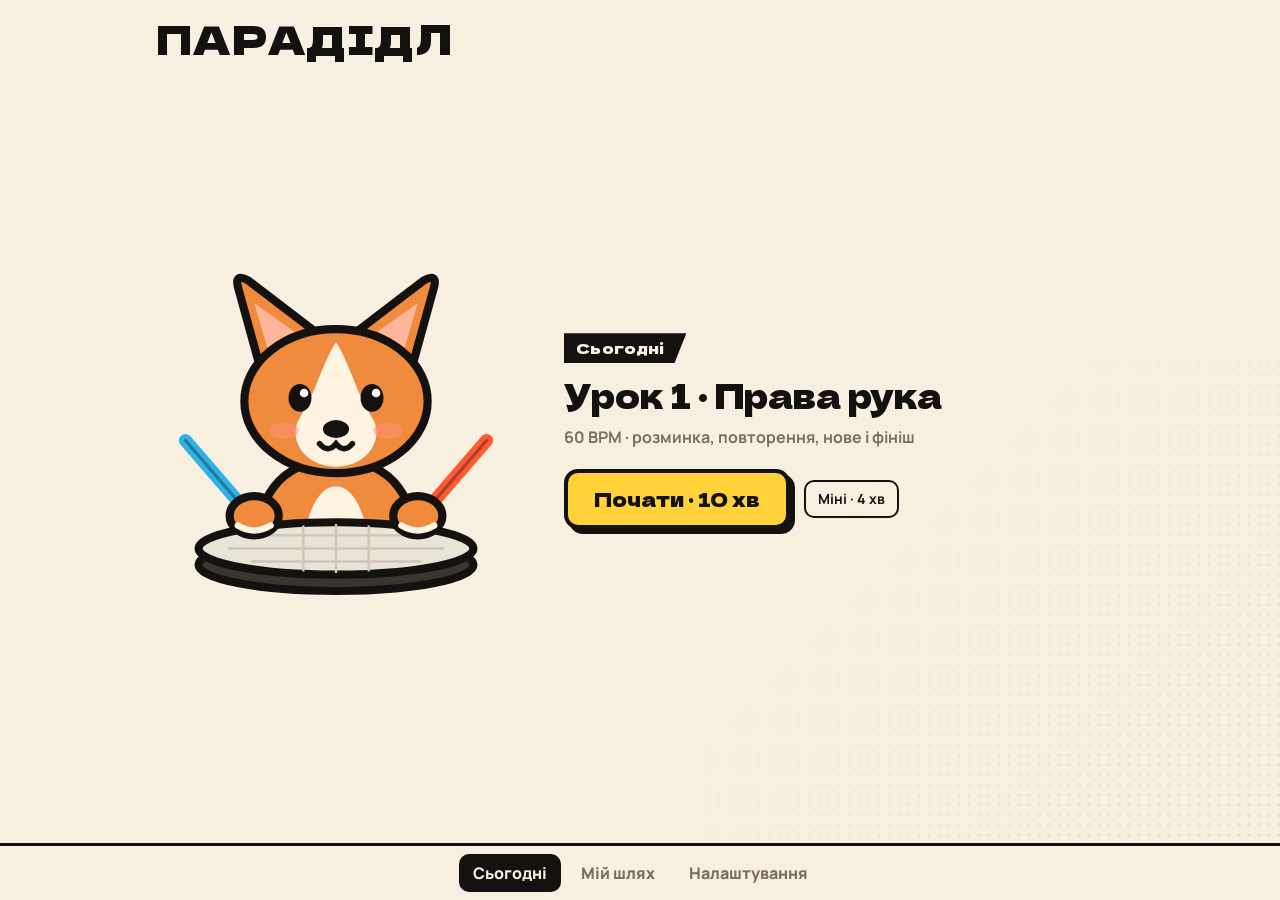
<file: index.html>
<!doctype html>
<html lang="uk">
<head>
  <meta charset="utf-8">
  <meta name="viewport" content="width=device-width, initial-scale=1, viewport-fit=cover">
  <meta name="theme-color" content="#f7f0e1">
  <title>Парадідл</title>
  <link rel="preconnect" href="https://fonts.googleapis.com">
  <link rel="preconnect" href="https://fonts.gstatic.com" crossorigin>
  <link rel="stylesheet" href="https://fonts.googleapis.com/css2?family=Dela+Gothic+One&family=Manrope:wght@500;700;800&display=swap">
  <link rel="stylesheet" href="trainer.css">
</head>
<body data-screen="home">
  <div id="beatFrame"></div>

  <!-- today: the lesson and one big button -->
  <section id="home" class="screen">
    <div class="home-top">
      <h1 class="logo">ПАРАДІДЛ</h1>
    </div>
    <div class="home-main">
      <div id="corgiHome" class="corgi-box"></div>
      <div class="home-card">
        <div class="slant ink">Сьогодні</div>
        <div id="homeLesson" class="home-lesson"></div>
        <div id="homeMeta" class="home-meta"></div>
        <div id="homeNote" class="home-note"></div>
        <div class="home-go">
          <button id="goBtn" class="cta">Почати · <span id="homeLength">10 хв</span></button>
          <button id="miniBtn" class="ghost">Міні · 4 хв</button>
        </div>
      </div>
    </div>
  </section>

  <!-- play: the phrase, the partner, the state -->
  <section id="play" class="screen">
    <div class="play-top">
      <button id="pauseBtn" class="icon-btn" aria-label="Пауза">❚❚</button>
      <div id="phraseTitle" class="slant ink title"></div>
      <div id="bpmPlate" class="slant red bpm"></div>
      <nav id="stages" class="stages">
        <span data-stage="warmup">Розминка</span><span data-stage="review">Повторення</span><span data-stage="new">Нове</span><span data-stage="finish">Фініш</span>
      </nav>
      <div id="streak" class="combo"></div>
    </div>
    <div class="play-main">
      <div id="corgiPlay" class="corgi-box"></div>
      <div class="phrase-box">
        <div id="phraseSub" class="sub"></div>
        <div id="gridLabel" class="grid-label"></div>
        <div id="grid" class="grid"></div>
        <div id="summary" class="summary"></div>
      </div>
    </div>
    <div class="play-bottom">
      <div id="rank" class="rank"></div>
      <div id="plate" class="plate"></div>
      <div class="actions">
        <button id="nextBtn" class="cta small" hidden>Далі ▶</button>
        <button id="againBtn" class="ghost" disabled>↻ Ще раз послухати</button>
        <button id="replayBtn" class="ghost" disabled>▶ Як я зіграв</button>
        <button id="skipBtn" class="ghost" disabled>Пропустити</button>
      </div>
    </div>
  </section>

  <!-- the way: lessons by level -->
  <section id="path" class="screen page">
    <h2 class="slant ink">Мій шлях</h2>
    <p id="mapSummary" class="lead"></p>
    <div id="map" class="map"></div>
  </section>

  <!-- settings -->
  <section id="settings" class="screen page">
    <h2 class="slant ink">Налаштування</h2>
    <div class="settings">
      <label class="field">Заняття <select id="lengthSelect"></select></label>
      <label class="field">Звук партнера
        <select id="kitSelect"><option value="pad">Мій пад</option><option value="snare">Малий барабан</option></select>
      </label>
      <label class="field">Оцінка <select id="strictSelect"></select></label>
      <label class="field slider">
        <span>Чутливість мікрофона: <b id="sensVal"></b></span>
        <input id="sens" type="range" min="0" max="30" step="1">
        <small>Удари губляться — праворуч. Ловить зайве (кімнату, хвіст пада) — ліворуч.</small>
      </label>
      <label class="field slider">
        <span>Метроном: <b id="metroVal"></b></span>
        <input id="metro" type="range" min="0" max="100" step="5">
        <small>Клацає на кожну долю, на «1» вище й гучніше. Не замовкає, поки чекає на твою чергу.</small>
      </label>
      <label class="check"><input id="blinkCheck" type="checkbox"> Екран пульсує в такт</label>
      <label class="check"><input id="leftTopCheck" type="checkbox"> Ліва рука зверху</label>
      <p class="hint">Мікрофон: <span id="micLabel">—</span>. Записи пада, калібрування й детектор — на <a href="test.html">сторінці тесту</a>.</p>
    </div>
  </section>

  <nav class="tabs">
    <button data-go="home" class="on">Сьогодні</button>
    <button data-go="path">Мій шлях</button>
    <button data-go="settings">Налаштування</button>
  </nav>

  <script type="module" src="trainer.js"></script>
</body>
</html>
</file>
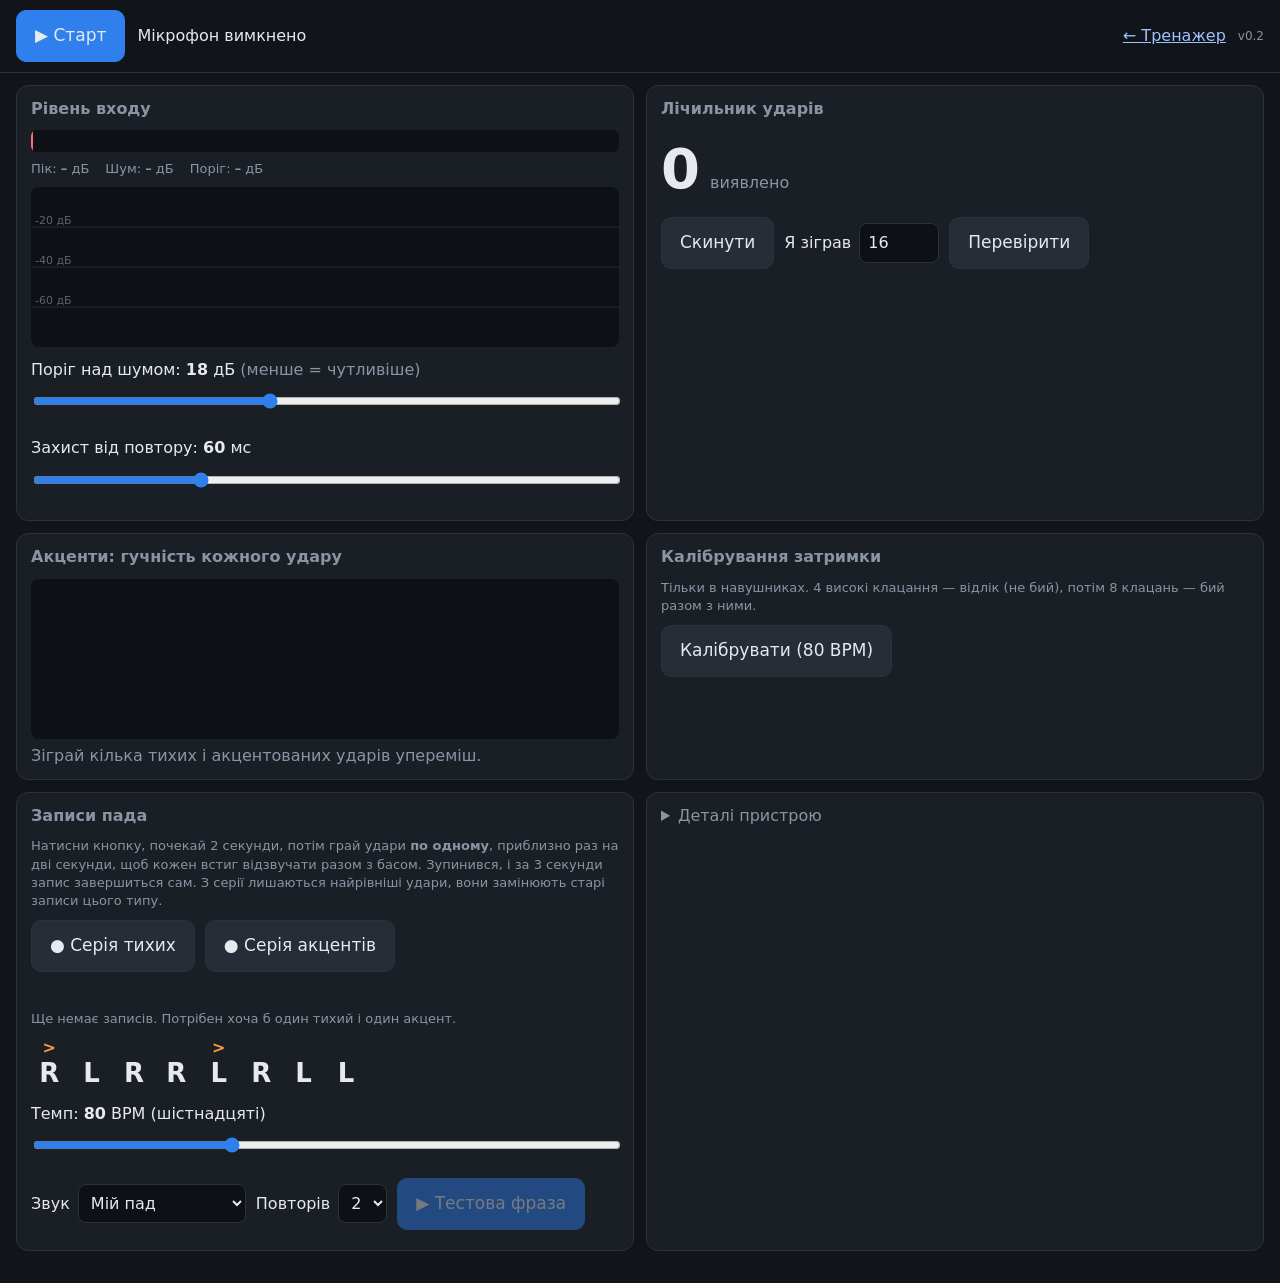
<file: test.html>
<!doctype html>
<html lang="uk">
<head>
  <meta charset="utf-8">
  <meta name="viewport" content="width=device-width, initial-scale=1, viewport-fit=cover">
  <meta name="theme-color" content="#111418">
  <title>Тест детектора ударів</title>
  <link rel="stylesheet" href="style.css">
</head>
<body>
  <header class="topbar">
    <button id="startBtn" class="big primary">▶ Старт</button>
    <div class="status">
      <div id="status">Мікрофон вимкнено</div>
      <div id="deviceLabel" class="muted"></div>
    </div>
    <a href="./">← Тренажер</a>
    <span class="muted version">v0.2</span>
  </header>

  <main>
    <section class="card">
      <h2>Рівень входу</h2>
      <div class="meter"><div id="meterFill"></div><div id="meterThr"></div></div>
      <div class="row muted small">
        <span>Пік: <b id="levelDb">–</b> дБ</span>
        <span>Шум: <b id="floorDb">–</b> дБ</span>
        <span>Поріг: <b id="thrDb">–</b> дБ</span>
      </div>
      <canvas id="timeline" height="160"></canvas>
      <label class="slider">
        <span>Поріг над шумом: <b id="sensVal"></b> дБ <span class="muted">(менше = чутливіше)</span></span>
        <input id="sens" type="range" min="6" max="36" step="1">
      </label>
      <label class="slider">
        <span>Захист від повтору: <b id="guardVal"></b> мс</span>
        <input id="guard" type="range" min="25" max="150" step="5">
      </label>
    </section>

    <section class="card">
      <h2>Лічильник ударів</h2>
      <div class="counter"><span id="hitCount">0</span><span class="muted">виявлено</span></div>
      <div class="row">
        <button id="resetBtn" class="big">Скинути</button>
        <label class="inline">Я зіграв <input id="playedN" type="number" min="1" max="999" inputmode="numeric" value="16"></label>
        <button id="checkBtn" class="big">Перевірити</button>
      </div>
      <div id="checkResult" class="result"></div>
    </section>

    <section class="card">
      <h2>Акценти: гучність кожного удару</h2>
      <canvas id="bars" height="160"></canvas>
      <div id="accentStats" class="result muted">Зіграй кілька тихих і акцентованих ударів упереміш.</div>
    </section>

    <section class="card">
      <h2>Калібрування затримки</h2>
      <p class="muted small">Тільки в навушниках. 4 високі клацання — відлік (не бий), потім 8 клацань — бий разом з ними.</p>
      <div class="row">
        <button id="calBtn" class="big">Калібрувати (80 BPM)</button>
        <div id="calDots" class="dots"></div>
      </div>
      <div id="calResult" class="result"></div>
    </section>

    <section class="card">
      <h2>Записи пада</h2>
      <p class="muted small">Натисни кнопку, почекай 2 секунди, потім грай удари <b>по одному</b>, приблизно раз на дві секунди, щоб кожен встиг відзвучати разом з басом. Зупинився, і за 3 секунди запис завершиться сам. З серії лишаються найрівніші удари, вони замінюють старі записи цього типу.</p>
      <div class="row">
        <button id="recSoftBtn" class="big">● Серія тихих</button>
        <button id="recAccentBtn" class="big">● Серія акцентів</button>
      </div>
      <div id="recStatus" class="result"></div>
      <div id="sampleList" class="samples"></div>
      <div id="phrase" class="phrase"></div>
      <label class="slider">
        <span>Темп: <b id="bpmVal"></b> BPM (шістнадцяті)</span>
        <input id="bpm" type="range" min="40" max="160" step="2">
      </label>
      <div class="row">
        <label class="inline">Звук
          <select id="kitSelect"><option value="pad">Мій пад</option><option value="snare">Малий барабан</option></select>
        </label>
        <label class="inline">Повторів
          <select id="reps"><option>1</option><option>2</option><option>4</option></select>
        </label>
        <button id="playPhraseBtn" class="big primary">▶ Тестова фраза</button>
      </div>
    </section>

    <section class="card">
      <details>
        <summary>Деталі пристрою</summary>
        <label class="inline">Мікрофон <select id="deviceSelect"><option value="">типовий</option></select></label>
        <pre id="deviceInfo" class="small"></pre>
      </details>
    </section>
  </main>

  <script type="module" src="app.js"></script>
</body>
</html>
</file>
<file: trainer.css>
/* Trainer look: rhythm-action comic (Hi-Fi Rush / Persona / Patapon) — cream paper, black ink, thick
   outlines, slanted plates, one hot red, the hands in coral and blue. The test page keeps style.css. */

:root {
  --paper: #f7f0e1;
  --paper-2: #efe4cb;
  --ink: #141210;
  --ink-2: #3a352e;
  --muted: #7a6f5d;
  --red: #e8332a;
  --yellow: #ffd23a;
  --ok: #23a35a;
  --off: #f2b705;
  --right: #ff5a36;
  --left: #2fb3e6;
  --display: "Dela Gothic One", "Arial Black", system-ui, sans-serif;
  --text: "Manrope", system-ui, -apple-system, "Segoe UI", sans-serif;
  color-scheme: light;
}

* { box-sizing: border-box; }
html, body { height: 100%; }
body {
  margin: 0;
  background: var(--paper);
  color: var(--ink);
  font: 500 16px/1.4 var(--text);
  padding: env(safe-area-inset-top) env(safe-area-inset-right) env(safe-area-inset-bottom) env(safe-area-inset-left);
  overflow-x: hidden;
}
/* halftone dots in a corner, like printed comics */
body::before {
  content: ""; position: fixed; right: 0; bottom: 0; width: 45vw; height: 60vh; pointer-events: none; z-index: 0;
  background: radial-gradient(circle, var(--paper-2) 1.6px, transparent 1.8px) 0 0 / 10px 10px;
  -webkit-mask-image: linear-gradient(135deg, transparent 20%, #000 90%);
  mask-image: linear-gradient(135deg, transparent 20%, #000 90%);
}
a { color: var(--red); }
button { font: inherit; color: inherit; cursor: pointer; touch-action: manipulation; }
button:disabled { opacity: .35; cursor: default; }

/* ---------- building blocks ---------- */

.slant {
  display: inline-block;
  padding: 6px 22px 6px 12px;
  font: 400 15px/1.2 var(--display);
  letter-spacing: .02em;
  clip-path: polygon(0 0, 100% 0, calc(100% - 12px) 100%, 0 100%);
  margin: 0;
}
.slant.ink { background: var(--ink); color: var(--paper); }
.slant:empty { display: none; }
.slant.red { background: var(--red); color: #fff; }

.cta {
  font: 400 20px/1 var(--display);
  background: var(--yellow);
  color: var(--ink);
  border: 4px solid var(--ink);
  border-radius: 14px;
  padding: 16px 26px;
  box-shadow: 5px 5px 0 var(--ink);
  transition: transform .06s, box-shadow .06s;
}
.cta:active { transform: translate(4px, 4px); box-shadow: 1px 1px 0 var(--ink); }
.cta.small { font-size: 15px; padding: 10px 16px; box-shadow: 3px 3px 0 var(--ink); border-width: 3px; }

.ghost {
  background: transparent; border: 2px solid var(--ink); border-radius: 10px;
  padding: 7px 12px; font-weight: 700; font-size: 14px;
}
.icon-btn {
  width: 44px; height: 44px; flex: none; border-radius: 50%;
  background: var(--paper); border: 3px solid var(--ink); font-weight: 800; font-size: 13px;
}
.chip { font-weight: 800; font-size: 14px; color: var(--red); }

/* ---------- screens ---------- */

.screen { display: none; position: relative; z-index: 1; min-height: 100vh; min-height: 100dvh; }
body[data-screen="home"] #home,
body[data-screen="play"] #play,
body[data-screen="path"] #path,
body[data-screen="settings"] #settings { display: flex; }
.page { flex-direction: column; gap: 14px; max-width: 760px; margin: 0 auto; padding: 22px 16px 96px; }
.page h2 { font-size: 20px; align-self: flex-start; }
.lead { margin: 0; font-weight: 700; }

.tabs {
  position: fixed; left: 0; right: 0; bottom: 0; z-index: 3;
  display: flex; justify-content: center; gap: 6px;
  padding: 8px 12px calc(8px + env(safe-area-inset-bottom));
  background: var(--paper); border-top: 3px solid var(--ink);
}
.tabs button { background: none; border: 0; padding: 8px 14px; font-weight: 800; color: var(--muted); border-radius: 10px; }
.tabs button.on { background: var(--ink); color: var(--paper); }
body[data-screen="play"] .tabs { display: none; }

/* home */
#home { flex-direction: column; padding: 18px 16px 96px; max-width: 1000px; margin: 0 auto; }
.home-top { display: flex; justify-content: space-between; align-items: center; gap: 12px; }
.logo { margin: 0; font: 400 clamp(26px, 6vw, 40px)/1 var(--display); letter-spacing: .02em; }
.home-main { flex: 1; display: flex; align-items: center; gap: clamp(16px, 4vw, 48px); }
.home-main .corgi-box { flex: 1; max-width: 360px; aspect-ratio: 220 / 200; }
.home-card { flex: 1; display: flex; flex-direction: column; align-items: flex-start; gap: 12px; }
.home-lesson { font: 400 clamp(22px, 4vw, 34px)/1.15 var(--display); }
.home-meta { color: var(--muted); font-weight: 700; }
.home-card .cta { margin-top: 8px; }

/* play */
#play { flex-direction: column; padding: 10px 16px 12px; gap: 6px; }
.play-top { display: flex; align-items: center; gap: 10px; flex-wrap: wrap; }
.play-top .title { max-width: 52vw; overflow: hidden; text-overflow: ellipsis; white-space: nowrap; }
.stages { display: flex; gap: 4px; margin-left: auto; }
.stages span { font-size: 12px; font-weight: 800; color: var(--muted); padding: 3px 8px; border: 2px solid transparent; border-radius: 8px; }
.stages span.active { color: var(--ink); border-color: var(--ink); background: var(--yellow); }
.stages span.done { color: var(--ok); }
.stages span.done::before { content: "✓ "; }
.combo { font: 400 15px/1 var(--display); color: var(--red); min-width: 4em; text-align: right; }
.combo:empty { min-width: 0; }

.play-main { flex: 1; display: flex; align-items: center; gap: clamp(8px, 3vw, 32px); min-height: 0; }
.play-main .corgi-box { flex: 0 0 auto; width: clamp(130px, 26vw, 280px); aspect-ratio: 220 / 200; }
.phrase-box { flex: 1; min-width: 0; }
.sub { color: var(--muted); font-weight: 700; font-size: 14px; }
.grid-label { font: 400 15px/1.2 var(--display); color: var(--red); margin-top: 6px; }
.grid-label:empty { display: none; }

.play-bottom { display: flex; flex-direction: column; gap: 8px; }
.actions { display: flex; gap: 8px; flex-wrap: wrap; align-items: center; }

/* the state banner: listen (ink), your turn (yellow), clean (green), again (red), problem (red) */
.plate {
  display: flex; flex-direction: column; gap: 2px;
  padding: 10px 40px 10px 16px;
  clip-path: polygon(0 0, 100% 0, calc(100% - 24px) 100%, 0 100%);
  background: var(--ink); color: var(--paper);
  min-height: 58px; justify-content: center;
}
.plate:empty { visibility: hidden; }
.plate b { font: 400 22px/1.15 var(--display); letter-spacing: .02em; }
.plate span { font-size: 14px; font-weight: 700; opacity: .9; }
.plate .hold { opacity: .75; font-weight: 600; }
.plate .row { display: flex; gap: 10px; margin-top: 8px; flex-wrap: wrap; }
.plate .row .cta { font-size: 15px; padding: 10px 16px; box-shadow: 3px 3px 0 var(--paper); border-color: var(--paper); }
.plate.p-go { background: var(--yellow); color: var(--ink); }
.plate.p-done { background: var(--ok); color: #fff; }
.plate.p-wait, .plate.p-warn { background: var(--red); color: #fff; }

/* ---------- phrase grid ---------- */

.grid {
  --n: 8;
  --dot: clamp(24px, 4.6vw, 40px);
  display: grid;
  grid-template-columns: 30px repeat(var(--n), 1fr);
  align-items: center;
  margin: 8px 0 4px;
}
.grid .hand { font: 400 18px/1 var(--display); text-align: center; }
.grid .hand.R { color: var(--right); }
.grid .hand.L { color: var(--left); }
.grid .slot { height: calc(var(--dot) * 2.1); display: flex; align-items: center; justify-content: center; }
.grid .slot.R { background: color-mix(in srgb, var(--right) 10%, transparent); }
.grid .slot.L { background: color-mix(in srgb, var(--left) 10%, transparent); }
.grid .mark { text-align: center; font-weight: 800; min-height: 1.3em; }
.grid .count { text-align: center; font-weight: 800; font-size: 13px; color: var(--muted); }
.grid .count.on { color: var(--ink); transform: scale(1.3); }
.grid .loop-start { border-left: 3px dashed var(--red); }

.note {
  --hand: var(--right);
  position: relative;
  width: var(--dot); height: var(--dot);
  border-radius: 50%;
  background: var(--hand);
  border: 3.5px solid var(--ink);
  color: var(--ink);
  display: flex; align-items: center; justify-content: center;
  font: 400 calc(var(--dot) * .42)/1 var(--display);
  transition: transform .08s ease-out, box-shadow .1s;
}
.note.L { --hand: var(--left); }
.note.acc { width: calc(var(--dot) * 1.8); height: calc(var(--dot) * 1.8); border-width: 5px; font-size: calc(var(--dot) * .7); }
.note.acc::before { content: ">"; position: absolute; top: -1em; font: 400 calc(var(--dot) * .6)/1 var(--display); color: var(--ink); }
.note.now { transform: scale(1.22); box-shadow: 0 0 0 5px var(--ink); }
.note.heard { filter: saturate(1.4) brightness(.9); }
.note.ok { box-shadow: 0 0 0 4px var(--ok); }
.note.early, .note.late { box-shadow: 0 0 0 4px var(--off); }
.note.miss { background: var(--paper); border-style: dashed; box-shadow: 0 0 0 3px var(--red); }
.note.weak { box-shadow: 0 0 0 4px var(--red); border-style: dashed; }
.mark.ok { color: var(--ok); }
.mark.early, .mark.late { color: var(--off); }
.mark.miss, .mark.weak { color: var(--red); }

/* instant hit feedback: a comic ring bursting out of the note */
.note::after { content: ""; position: absolute; inset: -4px; border-radius: 50%; border: 4px solid transparent; pointer-events: none; }
.note.pop-perfect::after { animation: pop .45s ease-out; border-color: var(--ink); }
.note.pop-good::after { animation: pop .45s ease-out; border-color: var(--ok); }
.note.pop-off::after { animation: pop-small .35s ease-out; border-color: var(--off); }
@keyframes pop { from { transform: scale(1); opacity: 1; } to { transform: scale(2.4); opacity: 0; } }
@keyframes pop-small { from { transform: scale(1); opacity: .9; } to { transform: scale(1.6); opacity: 0; } }

/* per-note loudness after an attempt */
.grid .vel { height: 22px; display: flex; align-items: flex-end; justify-content: center; }
.grid .vel i { display: block; width: 36%; max-width: 12px; height: 0; background: var(--muted); border: 2px solid var(--ink); border-bottom: 0; transition: height .15s; }
.grid .vel i[style*="height: 0"], .grid .vel i:not([style]) { border: 0; }
.grid .vel i.acc { background: var(--yellow); }

/* ---------- beat frame ---------- */

#beatFrame { position: fixed; inset: 0; pointer-events: none; z-index: 5; border: 8px solid transparent; }
#beatFrame.pulse { animation: beat .3s ease-out; }
#beatFrame.pulse.strong { animation: beat-strong .4s ease-out; }
#beatFrame.pulse.half { animation: beat-half .2s ease-out; }
@keyframes beat { from { border-color: var(--ink); } to { border-color: transparent; } }
@keyframes beat-strong { from { border-color: var(--red); } to { border-color: transparent; } }
@keyframes beat-half { from { border-color: color-mix(in srgb, var(--ink) 30%, transparent); } to { border-color: transparent; } }
body.fever #beatFrame.pulse:not(.half) { animation-name: beat-fever; }
@keyframes beat-fever { from { border-color: var(--yellow); box-shadow: inset 0 0 0 4px var(--red); } to { border-color: transparent; box-shadow: none; } }

/* ---------- corgi ---------- */

.corgi-box { position: relative; }
.corgi { width: 100%; height: 100%; display: block; overflow: visible; }
.corgi .head, .corgi .body, .corgi .arm { transform-box: view-box; }
.corgi .head { transform-origin: 110px 124px; transition: transform .12s ease-out; }
.corgi.bob .head { transform: translateY(4px) rotate(-2deg); }
.corgi.big .head { transform: translateY(6px) scale(1.04); }
.corgi .body { transform-origin: 110px 186px; transition: transform .1s ease-out; }
.corgi.wag .body { transform: scale(1.03, .96); }
.corgi .arm { transition: transform .07s ease-out; }
.corgi .arm-l { transform-origin: 60px 152px; }
.corgi .arm-r { transform-origin: 160px 152px; }
.corgi.hit-l .arm-l { transform: rotate(-70deg); }
.corgi.hit-r .arm-r { transform: rotate(70deg); }
.corgi .eyes-happy, .corgi .mouth-open { display: none; }
.corgi[data-mood="happy"] .eyes-open, .corgi[data-mood="happy"] .mouth { display: none; }
.corgi[data-mood="happy"] .eyes-happy, .corgi[data-mood="happy"] .mouth-open { display: inline; }
.corgi[data-mood="happy"] { animation: hop .45s ease-out 2; }
.corgi[data-mood="cheer"] { transform: rotate(-5deg); transition: transform .2s; }
@keyframes hop { 0%, 100% { transform: translateY(0); } 40% { transform: translateY(-10px); } }
#corgiHome .corgi { animation: idle 1.2s ease-in-out infinite; }
@keyframes idle { 0%, 100% { transform: translateY(0); } 50% { transform: translateY(3px); } }

/* ---------- path (lessons map) ---------- */

.map { display: flex; flex-direction: column; gap: 6px; }
.map .level { margin: 14px 0 2px; display: flex; align-items: baseline; gap: 10px; flex-wrap: wrap; }
.map .level b { font: 400 18px/1 var(--display); }
.map .level span { color: var(--muted); font-weight: 700; font-size: 13px; }
.map .level.locked { opacity: .6; }
.lesson { display: flex; align-items: center; gap: 12px; padding: 9px 12px; border: 2.5px solid var(--ink); border-radius: 12px; background: var(--paper); }
.lesson .no { width: 3.2em; flex: none; font: 400 15px/1 var(--display); }
.lesson .grow { flex: 1; min-width: 0; font-weight: 800; }
.lesson.current { background: var(--yellow); box-shadow: 4px 4px 0 var(--ink); }
.lesson.passed .no { color: var(--ok); }
.lesson.ahead, .lesson.locked { border-style: dashed; opacity: .6; }
.lesson .tempo { width: 72px; height: 10px; border: 2px solid var(--ink); border-radius: 5px; overflow: hidden; flex: none; background: var(--paper); }
.lesson .tempo i { display: block; height: 100%; background: var(--ok); }
.lesson .muted { color: var(--muted); font-size: 13px; font-weight: 700; }

/* ---------- settings ---------- */

.settings { display: flex; flex-direction: column; gap: 16px; }
.field { display: flex; flex-direction: column; gap: 6px; font-weight: 800; }
.field select {
  font: 700 16px var(--text); color: var(--ink); background: var(--paper);
  border: 3px solid var(--ink); border-radius: 10px; padding: 10px; max-width: 320px;
}
.field input[type=range] { width: 100%; max-width: 480px; accent-color: var(--red); height: 32px; }
.field small, .hint { color: var(--muted); font-weight: 600; font-size: 13px; }
.check { display: flex; gap: 10px; align-items: center; font-weight: 800; }
.check input { width: 22px; height: 22px; accent-color: var(--red); }

/* ---------- phone ---------- */

@media (orientation: portrait) {
  .home-main { flex-direction: column; justify-content: center; }
  .home-main .corgi-box { width: 70%; flex: none; }
  .play-main { flex-direction: column; align-items: stretch; }
  .play-main .corgi-box { width: 150px; align-self: center; }
}

/* phone in landscape: everything incl. the state banner fits without scrolling */
@media (max-height: 500px) {
  #play { padding: 6px 16px 8px; gap: 2px; }
  .icon-btn { width: 36px; height: 36px; }
  .slant { font-size: 13px; padding: 4px 18px 4px 10px; }
  .stages span { font-size: 11px; padding: 2px 6px; }
  .grid { --dot: 22px; margin: 2px 0; }
  .grid .slot { height: calc(var(--dot) * 1.95); }
  .grid .vel { height: 12px; }
  .grid .mark, .grid .count { min-height: 0; line-height: 1.15; font-size: 12px; }
  .plate { min-height: 0; padding: 6px 34px 6px 12px; }
  .plate b { font-size: 17px; }
  .plate span { font-size: 12px; }
  .ghost { padding: 4px 10px; font-size: 13px; }
  .play-main .corgi-box { width: clamp(110px, 22vw, 190px); }
  #home { padding: 10px 16px 70px; }
  .home-main .corgi-box { max-width: 220px; }
  .cta { padding: 12px 20px; font-size: 17px; }
  .tabs { padding: 4px 12px; }
}

/* ---------- rank, hit words, screen thump ---------- */

.play-bottom { position: relative; }
.rank {
  position: absolute; right: 54px; bottom: calc(100% - 64px); z-index: 4; pointer-events: none;
  font: 400 clamp(56px, 11vw, 110px)/1 var(--display);
  -webkit-text-stroke: 4px var(--ink); paint-order: stroke fill;
  color: var(--paper); opacity: 0; transform: rotate(-8deg);
}
.rank.show { opacity: 1; animation: rank-in .35s cubic-bezier(.2, 1.6, .4, 1); }
.rank.r-S { color: var(--yellow); text-shadow: 6px 6px 0 var(--red); }
.rank.r-A { color: var(--yellow); }
.rank.r-B { color: var(--paper); }
.rank.r-C, .rank.r-D { color: #fff; text-shadow: 5px 5px 0 var(--left); }
@keyframes rank-in { from { opacity: 0; transform: scale(2.4) rotate(-20deg); } to { opacity: 1; transform: scale(1) rotate(-8deg); } }

.grid .slot { position: relative; }
.word {
  position: absolute; left: 50%; top: 0; z-index: 3; pointer-events: none; white-space: nowrap;
  font: 400 15px/1 var(--display); color: var(--ink);
  transform: translate(-50%, -30%) rotate(var(--tilt, 0deg));
  animation: word-up .65s ease-out forwards;
}
.word.perfect { font-size: 20px; color: var(--ink); -webkit-text-stroke: 1px var(--paper); }
.word.acc { font-size: 24px; color: var(--red); -webkit-text-stroke: 1.5px var(--ink); paint-order: stroke fill; }
.word.good { font-size: 15px; color: var(--ok); }
.word.off { font-size: 12px; color: var(--muted); }
@keyframes word-up {
  0% { opacity: 0; transform: translate(-50%, 10%) rotate(var(--tilt)) scale(.6); }
  20% { opacity: 1; transform: translate(-50%, -40%) rotate(var(--tilt)) scale(1.15); }
  100% { opacity: 0; transform: translate(-50%, -110%) rotate(var(--tilt)) scale(1); }
}

/* what the rank is made of, inside the banner */
.plate .bars { display: flex; gap: 14px; flex-wrap: wrap; margin-top: 4px; opacity: 1; }
.plate .bar { display: inline-flex; align-items: center; gap: 6px; font-size: 12px; font-weight: 800; }
.plate .bar em { font-style: normal; }
.plate .bar i { width: 64px; height: 8px; border: 2px solid currentColor; border-radius: 4px; overflow: hidden; display: inline-block; }
.plate .bar u { display: block; height: 100%; background: currentColor; }

/* the whole screen bumps on the beat */
#play .slant, #play .plate, #play .grid, #play .combo { transition: transform .1s ease-out; }
body.thump #play .slant, body.thump #play .combo { transform: translateY(-2px); }
body.thump #play .grid { transform: scale(1.006); }
body.thump-1 #play .slant, body.thump-1 #play .combo { transform: translateY(-4px) rotate(-1deg); }
body.thump-1 #play .grid { transform: scale(1.012); }
body.thump-1 #play .plate { transform: translateX(3px); }
body.thump::before, body.thump-1::before { background-position: 2px 2px; }

@media (max-height: 500px) {
  .rank { font-size: 56px; -webkit-text-stroke-width: 3px; bottom: calc(100% - 34px); right: 40px; }
  .plate .bars { gap: 10px; margin-top: 2px; }
  .plate .bar i { width: 44px; height: 6px; }
}
.home-note { color: var(--ink-2); font-weight: 700; font-size: 14px; max-width: 34em; }
.home-note:empty { display: none; }
.home-go { display: flex; align-items: center; gap: 14px; flex-wrap: wrap; margin-top: 8px; }
.home-go .cta { margin-top: 0; }

.stages span.skip { display: none; }

/* ---------- notation row ---------- */

.grid .nota { position: relative; height: 34px; }
.nota .nh {
  position: absolute; left: calc(50% - 6px); bottom: 4px; width: 12px; height: 9px;
  background: var(--ink); border-radius: 50%; transform: rotate(-20deg);
}
/* the stem, from the head's right edge up to the beam */
.nota .nh::after { content: ""; position: absolute; left: 10px; bottom: 5px; width: 2px; height: 22px; background: var(--ink); transform: rotate(20deg); transform-origin: bottom; }
.nota::before, .nota.b2::after { content: none; position: absolute; top: 3px; height: 4px; background: var(--ink); }
.nota.b-start::before, .nota.b-mid::before, .nota.b-end::before { content: ""; }
.nota.b2.b-start::after, .nota.b2.b-mid::after, .nota.b2.b-end::after { content: ""; top: 10px; }
.nota.b-start::before, .nota.b2.b-start::after { left: calc(50% + 4px); right: 0; }
.nota.b-mid::before, .nota.b2.b-mid::after { left: 0; right: 0; }
.nota.b-end::before, .nota.b2.b-end::after { left: 0; right: calc(50% - 6px); }
.nota em { position: absolute; left: 50%; top: -9px; transform: translateX(-50%); font: 400 13px/1 var(--display); font-style: normal; color: var(--red); }
.nota sup { position: absolute; left: 50%; top: -14px; transform: translateX(-50%); font: 800 12px/1 var(--text); }
@media (max-height: 500px) {
  .grid .nota { height: 24px; }
  .nota .nh { width: 9px; height: 7px; bottom: 2px; left: calc(50% - 4px); }
  .nota .nh::after { left: 7px; height: 15px; bottom: 4px; }
  .nota::before, .nota.b2::after { top: 1px; height: 3px; }
  .nota.b2.b-start::after, .nota.b2.b-mid::after, .nota.b2.b-end::after { top: 6px; }
  .nota.b-start::before, .nota.b2.b-start::after { left: calc(50% + 2px); }
  .nota.b-end::before, .nota.b2.b-end::after { right: calc(50% - 4px); }
}

/* ---------- answers with the pad, skill focus, summary ---------- */

.plate .taps { font-weight: 800; opacity: 1; }
.plate .focus { font-weight: 800; opacity: 1; margin-top: 2px; }
.plate .focus::before { content: "◎ "; }

.summary { font-weight: 600; font-size: 15px; max-height: 46vh; overflow-y: auto; padding-right: 6px; }
.summary:empty { display: none; }
.summary p { margin: 0 0 8px; }
.summary ul { margin: 0 0 8px; padding-left: 20px; }
.summary .good b { color: var(--ok); }
.summary .work b { color: var(--red); }
.summary .muted { color: var(--muted); }
.summary .lesson-report { border: 2.5px solid var(--ink); border-radius: 12px; padding: 8px 12px; margin: 0 0 10px; background: var(--paper); }
.summary .lesson-report ul { margin: 4px 0 0; }
@media (max-height: 500px) { .summary { font-size: 13px; max-height: 38vh; } }

/* ---------- my way: skill clouds ---------- */

.clouds {
  display: flex; gap: 14px; overflow-x: auto; scroll-snap-type: x mandatory;
  padding: 8px 4px 14px; margin: 0 -4px; overscroll-behavior-x: contain;
}
.cloud {
  flex: 0 0 min(86%, 620px); scroll-snap-align: center;
  border: 3px solid var(--ink); border-radius: 44px; background: var(--paper);
  padding: 16px 18px 20px; display: flex; flex-direction: column; align-items: center; gap: 8px;
  transition: opacity .3s, transform .3s;
}
.cloud h3 { margin: 0; font: 400 18px/1 var(--display); }
.cloud.current { box-shadow: 6px 6px 0 var(--ink); }
.cloud.past { transform: scale(.88); border-color: var(--ok); }
.cloud.past h3::after { content: " ✓"; color: var(--ok); }
.cloud.next, .cloud.later { opacity: var(--fade, .3); border-style: dashed; }
.cloud.later { --fade: .2; }
.cloud.next .tag, .cloud.later .tag { filter: grayscale(1); }
.tags { display: flex; flex-wrap: wrap; justify-content: center; align-items: center; gap: 8px 10px; }
.tag {
  --m: 0%;
  border: 2.5px solid var(--ink); border-radius: 999px; padding: 5px 12px;
  background: color-mix(in srgb, var(--ok) var(--m), var(--paper-2));
  font-weight: 800; font-size: 14px; line-height: 1.15; position: relative;
}
.tag::before { content: ""; display: inline-block; width: 8px; height: 8px; border-radius: 50%; margin-right: 6px; vertical-align: 1px; background: var(--g); border: 1.5px solid var(--ink); }
.tag.z-big { font: 400 20px/1.1 var(--display); padding: 8px 16px; }
.tag.z-small { font-size: 12px; padding: 3px 9px; }
.tag.open { outline: 3px solid var(--red); outline-offset: 2px; }
.g-hands { --g: var(--right); }
.g-rhythm { --g: var(--left); }
.g-dyn { --g: var(--yellow); }
.g-rud { --g: var(--ink-2); }
.legend { display: flex; flex-wrap: wrap; gap: 6px 14px; font-size: 13px; font-weight: 700; color: var(--muted); }
.legend > span::before { content: ""; display: inline-block; width: 9px; height: 9px; border-radius: 50%; margin-right: 5px; background: var(--g); border: 1.5px solid var(--ink); }
.legend .scale::before { content: none; }
.legend .scale i { display: inline-block; width: 46px; height: 10px; margin-right: 6px; vertical-align: -1px; border: 1.5px solid var(--ink); border-radius: 5px; background: linear-gradient(90deg, var(--paper-2), var(--ok)); }

.tag-note { border: 3px solid var(--ink); border-radius: 16px; padding: 12px 14px; background: var(--paper); box-shadow: 4px 4px 0 var(--ink); }
.tag-note p { margin: 6px 0; font-weight: 600; }
.tag-note .small { font-size: 13px; }
.tag-note .muted { color: var(--muted); }
.tn-head { display: flex; align-items: center; gap: 10px; flex-wrap: wrap; }
.tn-head b { font: 400 20px/1.1 var(--display); }
.tn-level { font-weight: 800; font-size: 13px; padding: 2px 10px; border: 2px solid var(--ink); border-radius: 999px; background: color-mix(in srgb, var(--ok) var(--m), var(--paper-2)); }
.tag-note .cta { margin-top: 6px; }

.route summary { font: 400 16px/1 var(--display); cursor: pointer; padding: 8px 0; }
.route .lessons { display: flex; flex-direction: column; gap: 6px; }
.lesson.s-mastered .no { color: var(--ok); }
.lesson.s-settling .no { color: var(--left); }
.lesson.s-slipping .no { color: var(--red); }
.lesson.s-ahead { border-style: dashed; opacity: .6; }
</file>
<file: style.css>
:root {
  --bg: #111418;
  --card: #1a1f26;
  --line: #2b323c;
  --text: #e6e9ee;
  --muted: #8a94a3;
  --accent: #ff9f43;
  --soft: #4fc3f7;
  --ok: #66d17a;
  --bad: #ff6b6b;
  --primary: #2f80ed;
  --right: #ff7a59;
  --left: #4fc3f7;
  color-scheme: dark;
}

* { box-sizing: border-box; }

body {
  margin: 0;
  background: var(--bg);
  color: var(--text);
  font: 16px/1.4 system-ui, -apple-system, "Segoe UI", Roboto, sans-serif;
  padding: env(safe-area-inset-top) env(safe-area-inset-right) env(safe-area-inset-bottom) env(safe-area-inset-left);
}

.topbar {
  position: sticky;
  top: 0;
  z-index: 2;
  display: flex;
  align-items: center;
  gap: 12px;
  padding: 10px 16px;
  background: var(--bg);
  border-bottom: 1px solid var(--line);
}
.status { flex: 1; min-width: 0; }
.status > div { overflow: hidden; text-overflow: ellipsis; white-space: nowrap; }
.version { font-size: 12px; }

main {
  display: grid;
  grid-template-columns: repeat(auto-fit, minmax(min(100%, 420px), 1fr));
  gap: 12px;
  padding: 12px 16px 32px;
}

.card {
  background: var(--card);
  border: 1px solid var(--line);
  border-radius: 12px;
  padding: 12px 14px;
  min-width: 0;
}
h2 { font-size: 16px; margin: 0 0 10px; color: var(--muted); font-weight: 600; }
p { margin: 0 0 10px; }

.muted { color: var(--muted); }
.small { font-size: 13px; }

.row { display: flex; flex-wrap: wrap; align-items: center; gap: 10px; margin: 8px 0; }
.row.small { gap: 16px; }

button {
  font: inherit;
  color: var(--text);
  background: #262d37;
  border: 1px solid var(--line);
  border-radius: 10px;
  padding: 8px 12px;
  cursor: pointer;
  touch-action: manipulation;
}
button.big { min-height: 52px; padding: 10px 18px; font-size: 17px; }
button.primary { background: var(--primary); border-color: var(--primary); }
button.armed { background: var(--bad); border-color: var(--bad); }
button:disabled { opacity: .45; }

input[type=number], select {
  font: inherit;
  color: var(--text);
  background: #0d1014;
  border: 1px solid var(--line);
  border-radius: 8px;
  padding: 8px;
}
input[type=number] { width: 80px; }
label.inline { display: inline-flex; align-items: center; gap: 8px; }

.slider { display: block; margin: 12px 0 4px; }
.slider input { width: 100%; height: 36px; accent-color: var(--primary); }

canvas { display: block; width: 100%; height: 160px; background: #0d1014; border-radius: 8px; margin-top: 8px; }

.meter { position: relative; height: 22px; background: #0d1014; border-radius: 6px; overflow: hidden; }
#meterFill { position: absolute; inset: 0 auto 0 0; width: 0; background: linear-gradient(90deg, var(--ok), var(--accent)); }
#meterThr { position: absolute; top: 0; bottom: 0; width: 2px; background: var(--bad); left: 0; }

.counter { display: flex; align-items: baseline; gap: 10px; }
#hitCount { font-size: 56px; font-weight: 700; font-variant-numeric: tabular-nums; }

.result { min-height: 1.4em; margin-top: 6px; }
.result .ok { color: var(--ok); }
.result .bad { color: var(--bad); }

/* recording state plate: amber = wait, green = play now, outlined green = done */
.rec { display: flex; flex-direction: column; gap: 4px; padding: 10px 14px; border-radius: 10px; border: 2px solid transparent; }
.rec:empty { display: none; }
.rec b { font-size: 1.25em; }
.rec-wait { background: rgba(255, 159, 67, .15); border-color: var(--accent); color: var(--accent); }
.rec-go { background: var(--ok); border-color: var(--ok); color: #0d1a10; }
.rec-done { background: rgba(102, 209, 122, .12); border-color: var(--ok); color: var(--ok); }
.rec-warn { background: rgba(255, 107, 107, .12); border-color: var(--bad); color: var(--bad); }

.dots { display: flex; gap: 6px; flex-wrap: wrap; }
.dots span { width: 18px; height: 18px; border-radius: 50%; border: 2px solid var(--line); }
.dots span.count { width: 12px; height: 12px; }
.dots span.now { border-color: var(--text); }
.dots span.hit { background: var(--ok); border-color: var(--ok); }
.dots span.miss { background: var(--bad); border-color: var(--bad); }

.samples { display: flex; flex-direction: column; gap: 6px; margin: 8px 0; }
.sample { display: flex; align-items: center; gap: 8px; }
.sample canvas { width: 120px; height: 36px; margin: 0; flex: none; }
.sample .tag { width: 64px; flex: none; font-weight: 600; }
.sample .tag.accent { color: var(--accent); }
.sample .tag.soft { color: var(--soft); }
.sample .grow { flex: 1; }

.phrase { display: flex; gap: 6px; margin: 12px 0 0; font-size: 26px; font-weight: 700; }
.phrase span { width: 1.4em; text-align: center; border-radius: 6px; position: relative; padding-top: 14px; }
.phrase span.acc::before { content: ">"; position: absolute; top: -4px; left: 0; right: 0; font-size: 16px; color: var(--accent); }
.phrase span.now { background: var(--primary); }

pre { white-space: pre-wrap; word-break: break-word; color: var(--muted); }
summary { cursor: pointer; color: var(--muted); }

/* ---------- echo trainer ---------- */

.stages { flex: 1; display: flex; gap: 6px; flex-wrap: wrap; min-width: 0; }
.stages span { padding: 4px 10px; border-radius: 999px; border: 1px solid var(--line); color: var(--muted); font-size: 14px; }
.stages span.active { border-color: var(--primary); background: var(--primary); color: #fff; }
.stages span.done { color: var(--ok); border-color: var(--ok); }
.stages span.done::before { content: "✓ "; }

.trainer-main { grid-template-columns: 1fr; max-width: 1100px; margin: 0 auto; }
.phrase-head { display: flex; justify-content: space-between; align-items: flex-start; gap: 12px; }
.phrase-title { font-size: 20px; font-weight: 700; }

.grid {
  --n: 8;
  --dot: clamp(22px, 5vw, 34px);
  display: grid;
  grid-template-columns: 28px repeat(var(--n), 1fr);
  align-items: center;
  row-gap: 6px;
  margin: 18px 0 10px;
}
.grid .hand { color: var(--muted); font-weight: 700; text-align: center; }
.grid .slot { height: calc(var(--dot) * 2.1); display: flex; align-items: center; justify-content: center; }
.grid .mark { text-align: center; font-weight: 700; min-height: 1.4em; }
.grid .count { text-align: center; }

.grid .hand.R { color: var(--right); }
.grid .hand.L { color: var(--left); }
.grid .slot.R { background: rgba(255, 122, 89, .07); }
.grid .slot.L { background: rgba(79, 195, 247, .07); }

/* each hand has its colour and letter; the result is a ring around the note, so the colour stays */
.note {
  --hand: var(--right);
  width: var(--dot); height: var(--dot);
  border-radius: 50%;
  border: 3px solid var(--hand);
  background: color-mix(in srgb, var(--hand) 18%, transparent);
  color: var(--hand);
  display: flex; align-items: center; justify-content: center;
  font-weight: 800; font-size: calc(var(--dot) * .45); line-height: 1;
  transition: background .08s, box-shadow .08s;
}
.note.L { --hand: var(--left); }
.note.acc { width: calc(var(--dot) * 1.85); height: calc(var(--dot) * 1.85); border-width: 5px; font-size: calc(var(--dot) * .75); }
.note.acc::before { content: ">"; position: absolute; top: -.95em; font-size: calc(var(--dot) * .7); font-weight: 900; color: var(--text); }
.note.now { background: var(--hand); color: #111; box-shadow: 0 0 0 6px color-mix(in srgb, var(--hand) 40%, transparent); }
.note.heard { background: color-mix(in srgb, var(--hand) 55%, transparent); color: #111; }
.note.ok { box-shadow: 0 0 0 4px var(--ok); }
.note.early, .note.late { box-shadow: 0 0 0 4px #f2c94c; }
.note.miss { border-style: dashed; opacity: .55; box-shadow: 0 0 0 3px var(--bad); }
.note.weak { box-shadow: 0 0 0 4px var(--accent); border-style: dashed; }
.mark.ok { color: var(--ok); }
.mark.early, .mark.late { color: #f2c94c; }
.mark.miss { color: var(--bad); }
.mark.weak { color: var(--accent); }

.rec-listen { background: rgba(47, 128, 237, .15); border-color: var(--primary); color: #9cc3ff; }
.trainer .rec { min-height: 64px; justify-content: center; }

.settings { display: flex; flex-direction: column; gap: 12px; margin-top: 12px; }
label.check { align-items: flex-start; }
label.check input { width: 20px; height: 20px; margin-top: 2px; flex: none; }
a { color: #9cc3ff; }

/* phone in landscape: everything incl. the "your turn" plate fits without scrolling */
@media (max-height: 500px) {
  .trainer .topbar { padding: 6px 16px; }
  .trainer button.big { min-height: 40px; padding: 6px 14px; font-size: 15px; }
  .trainer main { padding: 8px 16px 16px; gap: 8px; }
  .trainer .card { padding: 8px 12px; }
  .stages span { padding: 2px 8px; font-size: 13px; }
  .phrase-title { font-size: 17px; }
  .grid { --dot: 22px; margin: 6px 0 4px; row-gap: 0; }
  .grid .slot { height: calc(var(--dot) * 2); }
  .grid .mark, .grid .count { min-height: 0; line-height: 1.2; }
  .trainer .rec { min-height: 0; padding: 6px 12px; }
  .trainer .rec b { font-size: 1.1em; }
  .trainer .row { margin: 6px 0 0; }
}

/* beat frame: the whole screen edge pulses on every beat, brighter on "1" (Patapon-style) */
#beatFrame { position: fixed; inset: 0; pointer-events: none; z-index: 5; border: 6px solid transparent; border-radius: 4px; }
#beatFrame.pulse { animation: beat .32s ease-out; }
#beatFrame.pulse.strong { animation: beat-strong .4s ease-out; }
#beatFrame.pulse.half { animation: beat-half .2s ease-out; }
@keyframes beat-half { from { border-color: rgba(156, 195, 255, .28); } to { border-color: transparent; } }
@keyframes beat { from { border-color: rgba(156, 195, 255, .75); } to { border-color: transparent; } }
@keyframes beat-strong { from { border-color: #fff; box-shadow: inset 0 0 40px rgba(156, 195, 255, .5); } to { border-color: transparent; box-shadow: none; } }
body.fever #beatFrame.pulse:not(.half) { animation-name: beat-fever; }
@keyframes beat-fever { from { border-color: var(--accent); box-shadow: inset 0 0 40px rgba(255, 159, 67, .45); } to { border-color: transparent; box-shadow: none; } }
.grid .count.on { color: var(--text); font-weight: 700; }

/* instant hit feedback: a ring bursting out of the note */
.note { position: relative; }
.note::after { content: ""; position: absolute; inset: -3px; border-radius: 50%; border: 3px solid transparent; pointer-events: none; }
.note.pop-perfect::after { animation: pop .45s ease-out; border-color: #fff; }
.note.pop-good::after { animation: pop .45s ease-out; border-color: var(--ok); }
.note.pop-off::after { animation: pop-small .35s ease-out; border-color: #f2c94c; }
@keyframes pop { from { transform: scale(1); opacity: 1; } to { transform: scale(2.4); opacity: 0; } }
@keyframes pop-small { from { transform: scale(1); opacity: .9; } to { transform: scale(1.6); opacity: 0; } }

/* per-note loudness after an attempt */
.grid .vel { height: 26px; display: flex; align-items: flex-end; justify-content: center; }
.grid .vel i { display: block; width: 40%; max-width: 14px; height: 0; background: var(--muted); border-radius: 2px 2px 0 0; transition: height .15s; }
.grid .vel i.acc { background: #fff; }

.head-right { display: flex; flex-direction: column; align-items: flex-end; gap: 2px; text-align: right; }
.streak { font-weight: 700; color: var(--accent); min-height: 1.2em; }

@media (max-height: 500px) {
  .grid .vel { height: 14px; }
}

/* trouble spot: a label above and a divider between the two passes */
.grid-label { min-height: 1.3em; margin-top: 8px; color: var(--accent); font-weight: 700; }
.grid-label:empty { display: none; }
.grid .loop-start { border-left: 2px dashed var(--accent); }

.rec .hold { margin-top: 4px; opacity: .85; }
.rec .row { margin-top: 8px; }

/* lessons map */
.map { display: flex; flex-direction: column; gap: 4px; margin-top: 10px; }
.map .level { margin: 10px 0 2px; }
.map .level.locked { opacity: .6; }
.lesson { display: flex; align-items: center; gap: 10px; padding: 6px 8px; border-radius: 8px; }
.lesson .no { width: 3em; flex: none; color: var(--muted); font-variant-numeric: tabular-nums; }
.lesson .grow { flex: 1; min-width: 0; }
.lesson.current { background: rgba(47, 128, 237, .15); outline: 1px solid var(--primary); }
.lesson.current .no { color: var(--text); }
.lesson.passed .no { color: var(--ok); }
.lesson.ahead, .lesson.locked { opacity: .55; }
.lesson .tempo { width: 70px; height: 6px; background: #0d1014; border-radius: 3px; overflow: hidden; flex: none; }
.lesson .tempo i { display: block; height: 100%; background: var(--ok); }
</file>
